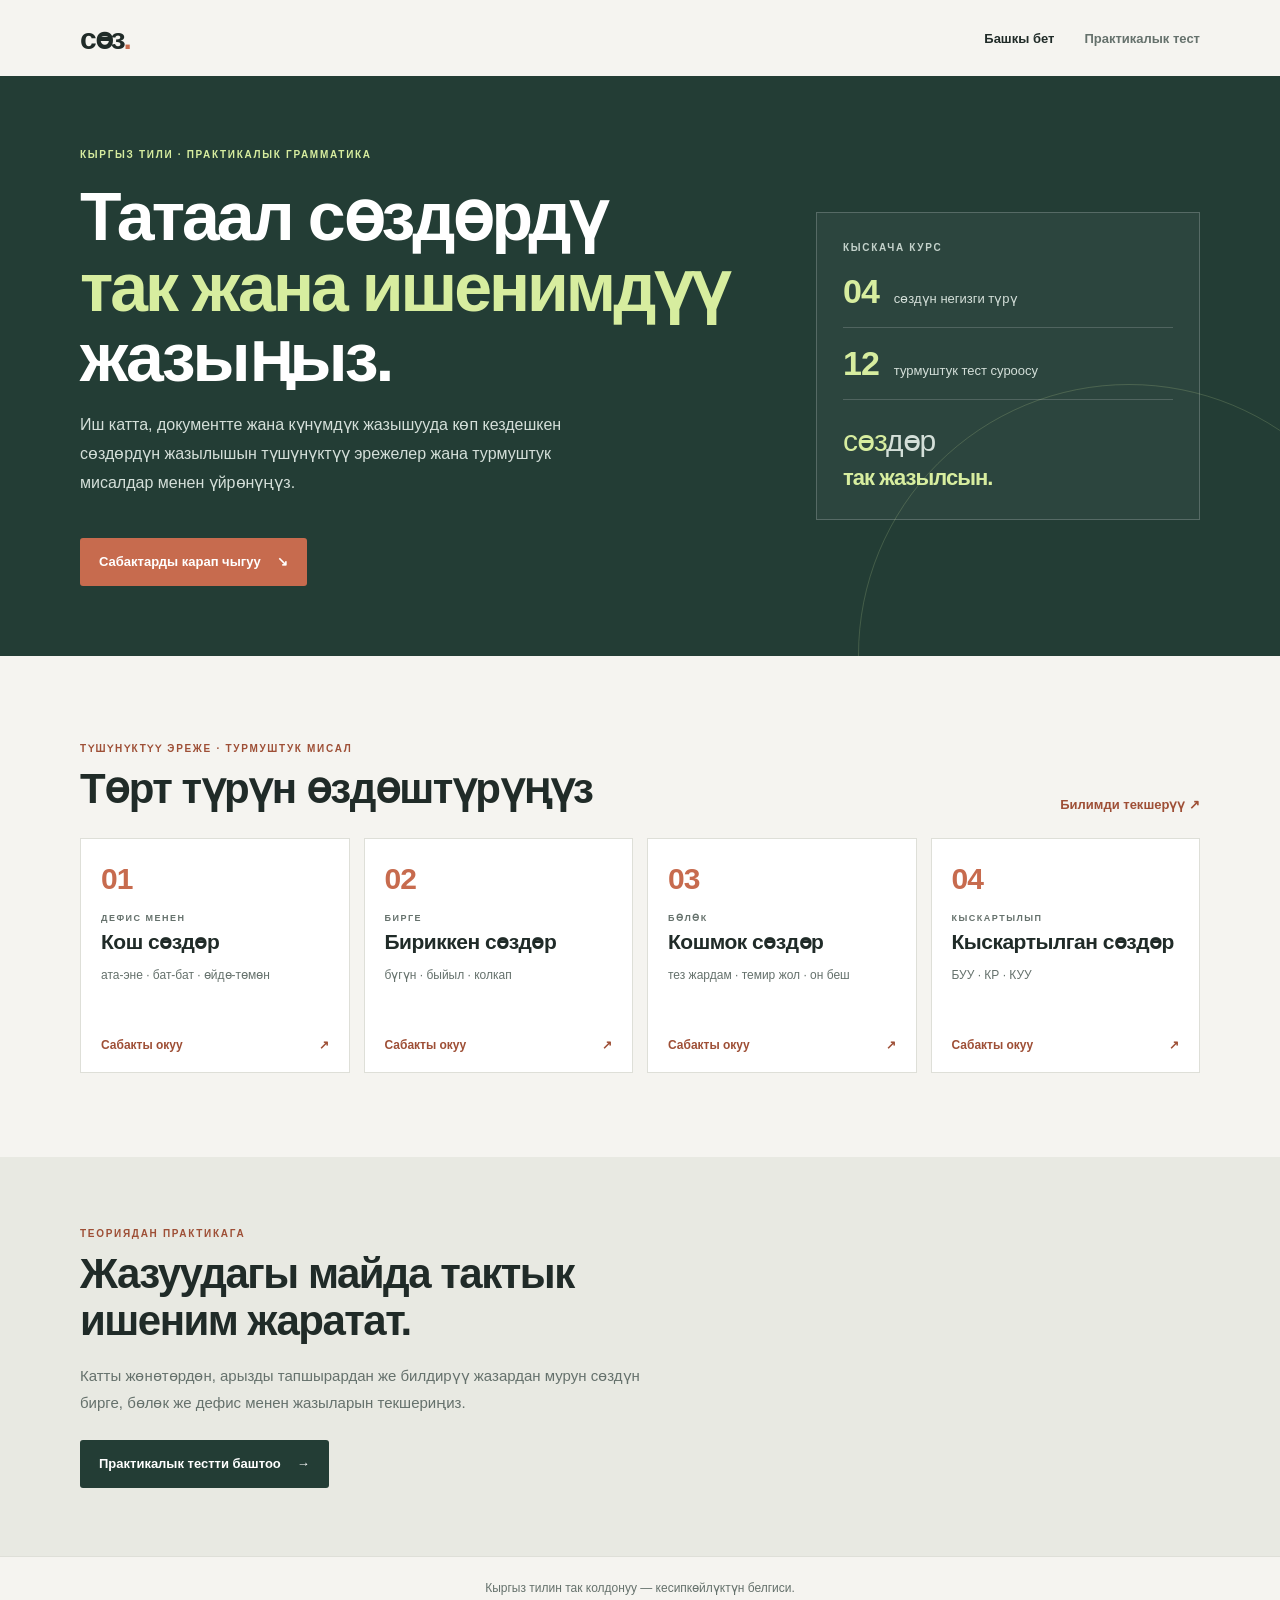
<file: index.html>
<!doctype html>
<html lang="ky">
<head>
  <meta charset="utf-8">
  <meta name="viewport" content="width=device-width, initial-scale=1">
  <meta name="description" content="Кыргыз тилиндеги татаал сөздөр: кош сөз, бириккен сөз, кошмок сөз жана кыскартылган сөз.">
  <title>Сөз — Кыргыз тилин так жазыңыз</title>
  <link rel="stylesheet" href="style.css">
</head>
<body>
  <header class="header">
    <a class="logo" href="index.html">сөз<span>.</span></a>
    <nav aria-label="Негизги меню"><a href="index.html" aria-current="page">Башкы бет</a><a href="test.html">Практикалык тест</a></nav>
  </header>
  <main>
    <section class="hero">
      <div class="hero-copy">
        <p class="eyebrow">КЫРГЫЗ ТИЛИ · ПРАКТИКАЛЫК ГРАММАТИКА</p>
        <h1>Татаал сөздөрдү<br><em>так жана ишенимдүү</em><br>жазыңыз.</h1>
        <p class="intro">Иш катта, документте жана күнүмдүк жазышууда көп кездешкен сөздөрдүн жазылышын түшүнүктүү эрежелер жана турмуштук мисалдар менен үйрөнүңүз.</p>
        <a class="button" href="#lessons">Сабактарды карап чыгуу <span aria-hidden="true">↘</span></a>
      </div>
      <aside class="hero-panel" aria-label="Курстун мазмуну">
        <p class="eyebrow">КЫСКАЧА КУРС</p>
        <div class="hero-stat"><strong>04</strong><span>сөздүн негизги түрү</span></div>
        <div class="hero-stat"><strong>12</strong><span>турмуштук тест суроосу</span></div>
        <div class="hero-word">сөз<span>дөр</span><br><b>так жазылсын.</b></div>
      </aside>
    </section>
    <section class="lessons" id="lessons">
      <div class="section-heading"><div><p class="eyebrow">ТҮШҮНҮКТҮҮ ЭРЕЖЕ · ТУРМУШТУК МИСАЛ</p><h2>Төрт түрүн өздөштүрүңүз</h2></div><a class="text-link" href="test.html">Билимди текшерүү ↗</a></div>
      <div class="cards">
        <a class="card" href="sabak-1.html"><span class="card-number">01</span><p class="card-type">ДЕФИС МЕНЕН</p><h3>Кош сөздөр</h3><p class="card-example">ата-эне · бат-бат · өйдө-төмөн</p><b>Сабакты окуу <span aria-hidden="true">↗</span></b></a>
        <a class="card" href="sabak-2.html"><span class="card-number">02</span><p class="card-type">БИРГЕ</p><h3>Бириккен сөздөр</h3><p class="card-example">бүгүн · быйыл · колкап</p><b>Сабакты окуу <span aria-hidden="true">↗</span></b></a>
        <a class="card" href="sabak-3.html"><span class="card-number">03</span><p class="card-type">БӨЛӨК</p><h3>Кошмок сөздөр</h3><p class="card-example">тез жардам · темир жол · он беш</p><b>Сабакты окуу <span aria-hidden="true">↗</span></b></a>
        <a class="card" href="sabak-4.html"><span class="card-number">04</span><p class="card-type">КЫСКАРТЫЛЫП</p><h3>Кыскартылган сөздөр</h3><p class="card-example">БУУ · КР · КУУ</p><b>Сабакты окуу <span aria-hidden="true">↗</span></b></a>
      </div>
    </section>
    <section class="practice">
      <p class="eyebrow">ТЕОРИЯДАН ПРАКТИКАГА</p>
      <h2>Жазуудагы майда тактык<br>ишеним жаратат.</h2>
      <p>Катты жөнөтөрдөн, арызды тапшырардан же билдирүү жазардан мурун сөздүн бирге, бөлөк же дефис менен жазыларын текшериңиз.</p>
      <a class="button button-light" href="test.html">Практикалык тестти баштоо <span aria-hidden="true">→</span></a>
    </section>
  </main>
  <footer>Кыргыз тилин так колдонуу — кесипкөйлүктүн белгиси.</footer>
</body>
</html>
</file>
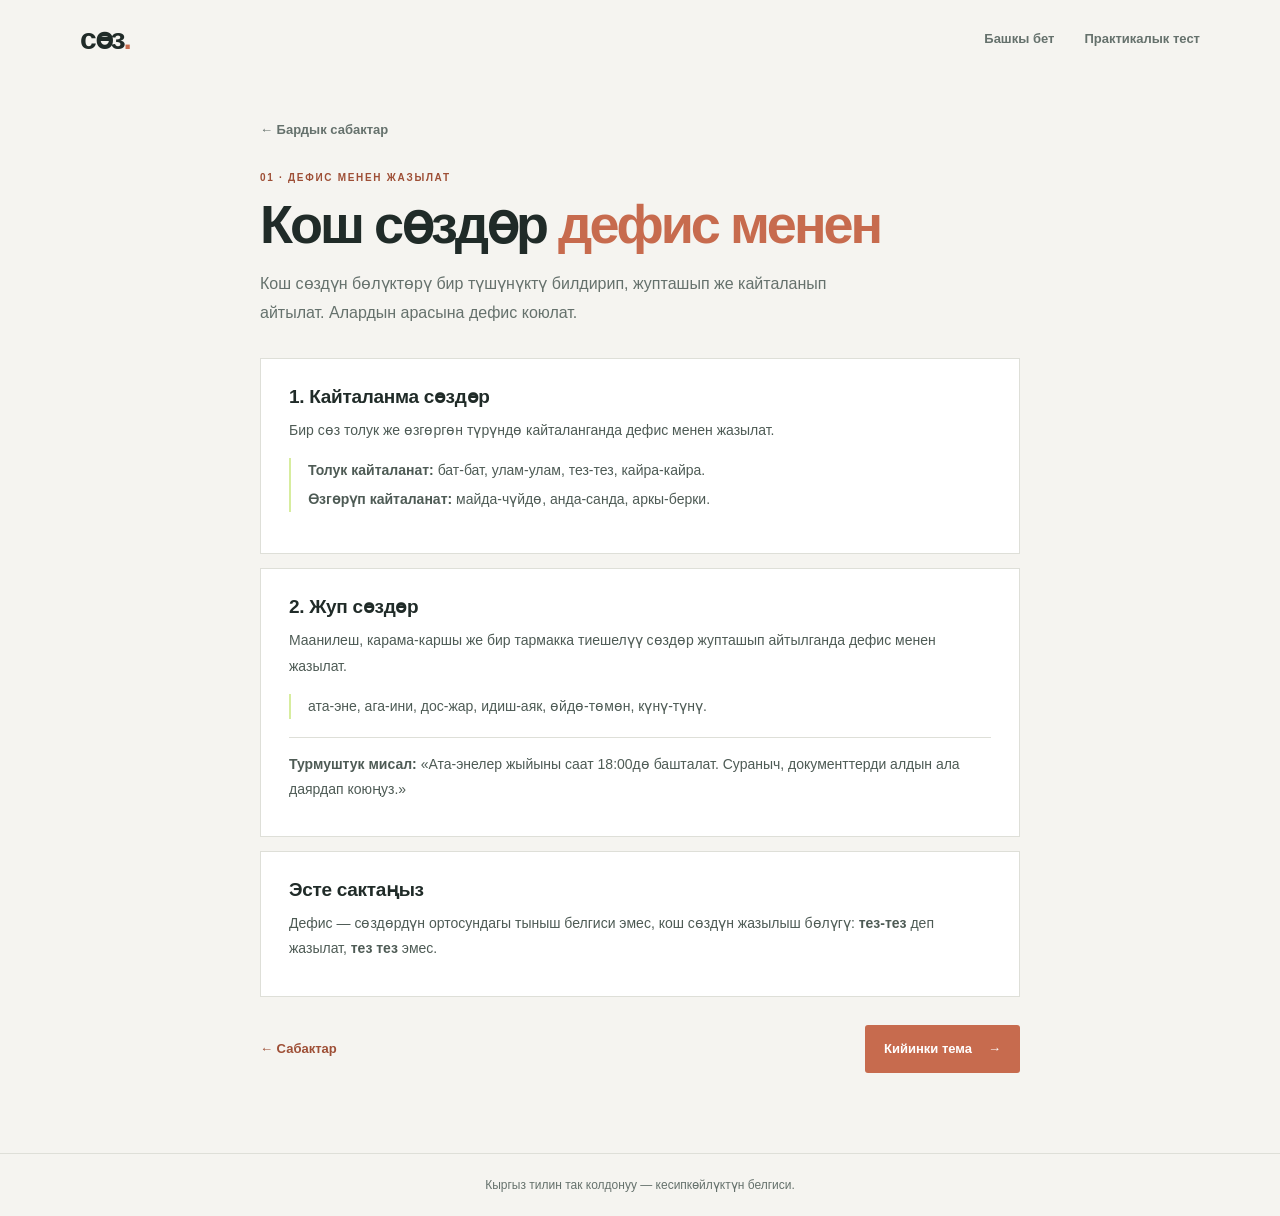
<file: sabak-1.html>
<!doctype html>
<html lang="ky">
<head><meta charset="utf-8"><meta name="viewport" content="width=device-width, initial-scale=1"><title>Кош сөздөр — Сөз</title><link rel="stylesheet" href="style.css"></head>
<body>
  <header class="header"><a class="logo" href="index.html">сөз<span>.</span></a><nav aria-label="Негизги меню"><a href="index.html">Башкы бет</a><a href="test.html">Практикалык тест</a></nav></header>
  <main class="topic">
    <a class="back" href="index.html#lessons">← Бардык сабактар</a>
    <p class="eyebrow">01 · ДЕФИС МЕНЕН ЖАЗЫЛАТ</p>
    <h1>Кош сөздөр <em>дефис менен</em></h1>
    <p class="lead">Кош сөздүн бөлүктөрү бир түшүнүктү билдирип, жупташып же кайталанып айтылат. Алардын арасына дефис коюлат.</p>
    <section class="rule"><h2>1. Кайталанма сөздөр</h2><p>Бир сөз толук же өзгөргөн түрүндө кайталанганда дефис менен жазылат.</p><div class="example-list"><p><b>Толук кайталанат:</b> бат-бат, улам-улам, тез-тез, кайра-кайра.</p><p><b>Өзгөрүп кайталанат:</b> майда-чүйдө, анда-санда, аркы-берки.</p></div></section>
    <section class="rule"><h2>2. Жуп сөздөр</h2><p>Маанилеш, карама-каршы же бир тармакка тиешелүү сөздөр жупташып айтылганда дефис менен жазылат.</p><div class="example-list"><p>ата-эне, ага-ини, дос-жар, идиш-аяк, өйдө-төмөн, күнү-түнү.</p></div><p class="real-life"><b>Турмуштук мисал:</b> «Ата-энелер жыйыны саат 18:00дө башталат. Сураныч, документтерди алдын ала даярдап коюңуз.»</p></section>
    <section class="rule"><h2>Эсте сактаңыз</h2><p>Дефис — сөздөрдүн ортосундагы тыныш белгиси эмес, кош сөздүн жазылыш бөлүгү: <b>тез-тез</b> деп жазылат, <b>тез тез</b> эмес.</p></section>
    <nav class="page-nav"><a class="text-link" href="index.html#lessons">← Сабактар</a><a class="button" href="sabak-2.html">Кийинки тема <span aria-hidden="true">→</span></a></nav>
  </main>
  <footer>Кыргыз тилин так колдонуу — кесипкөйлүктүн белгиси.</footer>
</body>
</html>
</file>
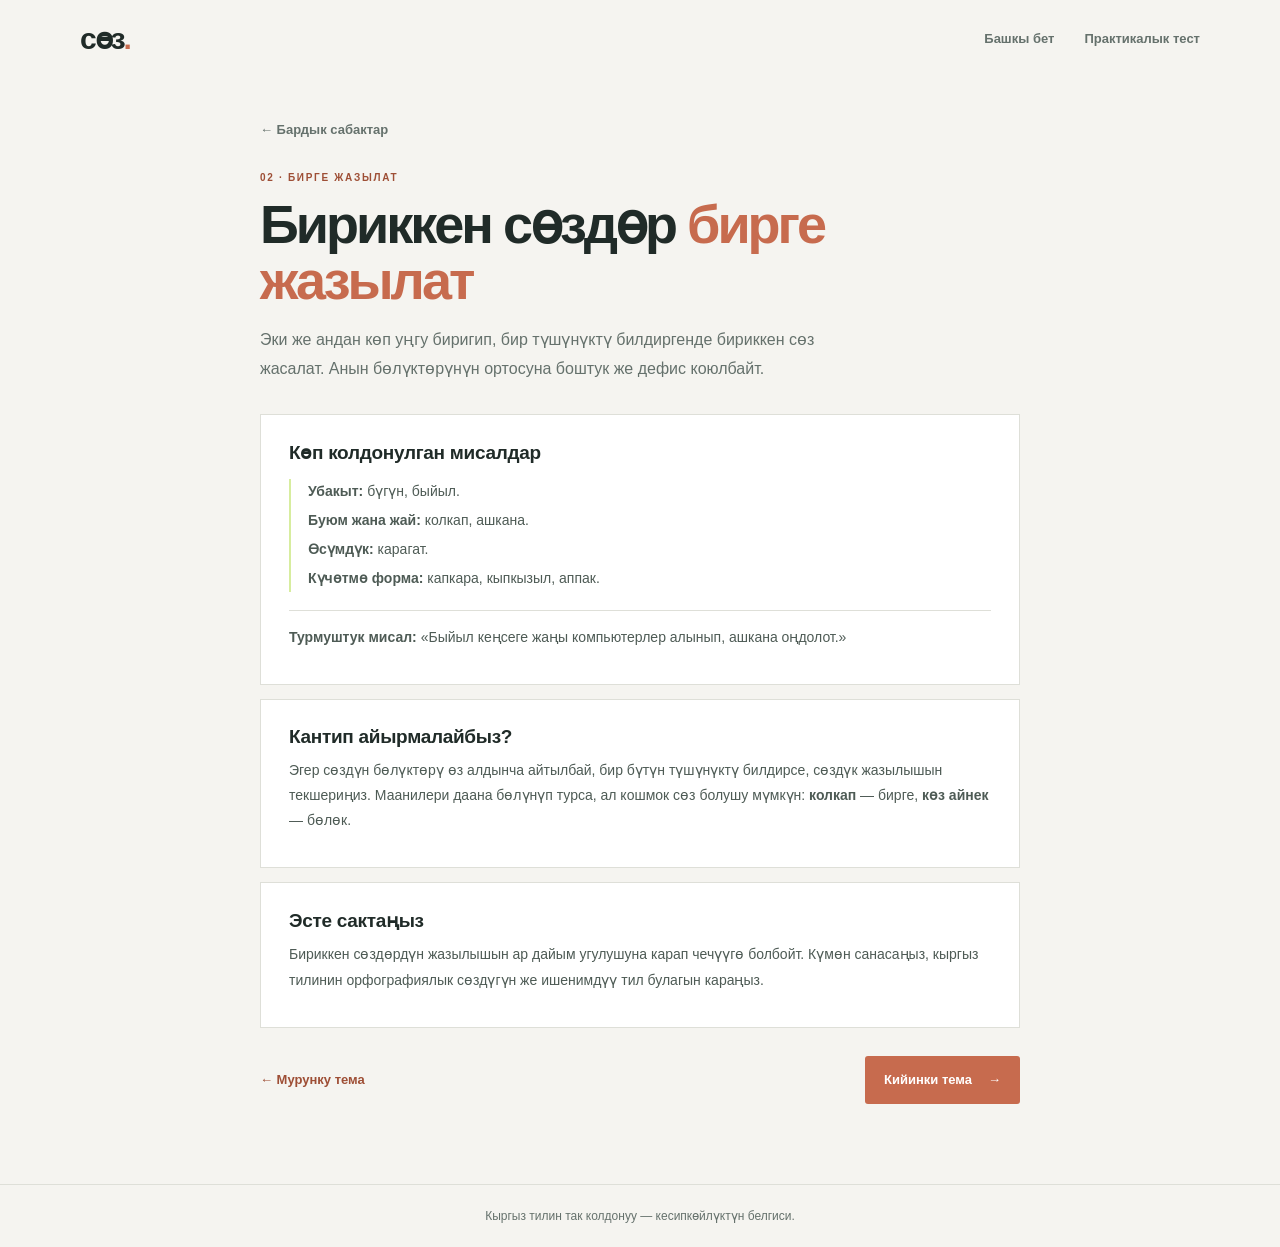
<file: sabak-2.html>
<!doctype html>
<html lang="ky">
<head><meta charset="utf-8"><meta name="viewport" content="width=device-width, initial-scale=1"><title>Бириккен сөздөр — Сөз</title><link rel="stylesheet" href="style.css"></head>
<body>
  <header class="header"><a class="logo" href="index.html">сөз<span>.</span></a><nav aria-label="Негизги меню"><a href="index.html">Башкы бет</a><a href="test.html">Практикалык тест</a></nav></header>
  <main class="topic">
    <a class="back" href="index.html#lessons">← Бардык сабактар</a>
    <p class="eyebrow">02 · БИРГЕ ЖАЗЫЛАТ</p>
    <h1>Бириккен сөздөр <em>бирге жазылат</em></h1>
    <p class="lead">Эки же андан көп уңгу биригип, бир түшүнүктү билдиргенде бириккен сөз жасалат. Анын бөлүктөрүнүн ортосуна боштук же дефис коюлбайт.</p>
    <section class="rule"><h2>Көп колдонулган мисалдар</h2><div class="example-list"><p><b>Убакыт:</b> бүгүн, быйыл.</p><p><b>Буюм жана жай:</b> колкап, ашкана.</p><p><b>Өсүмдүк:</b> карагат.</p><p><b>Күчөтмө форма:</b> капкара, кыпкызыл, аппак.</p></div><p class="real-life"><b>Турмуштук мисал:</b> «Быйыл кеңсеге жаңы компьютерлер алынып, ашкана оңдолот.»</p></section>
    <section class="rule"><h2>Кантип айырмалайбыз?</h2><p>Эгер сөздүн бөлүктөрү өз алдынча айтылбай, бир бүтүн түшүнүктү билдирсе, сөздүк жазылышын текшериңиз. Маанилери даана бөлүнүп турса, ал кошмок сөз болушу мүмкүн: <b>колкап</b> — бирге, <b>көз айнек</b> — бөлөк.</p></section>
    <section class="rule"><h2>Эсте сактаңыз</h2><p>Бириккен сөздөрдүн жазылышын ар дайым угулушуна карап чечүүгө болбойт. Күмөн санасаңыз, кыргыз тилинин орфографиялык сөздүгүн же ишенимдүү тил булагын караңыз.</p></section>
    <nav class="page-nav"><a class="text-link" href="sabak-1.html">← Мурунку тема</a><a class="button" href="sabak-3.html">Кийинки тема <span aria-hidden="true">→</span></a></nav>
  </main>
  <footer>Кыргыз тилин так колдонуу — кесипкөйлүктүн белгиси.</footer>
</body>
</html>
</file>
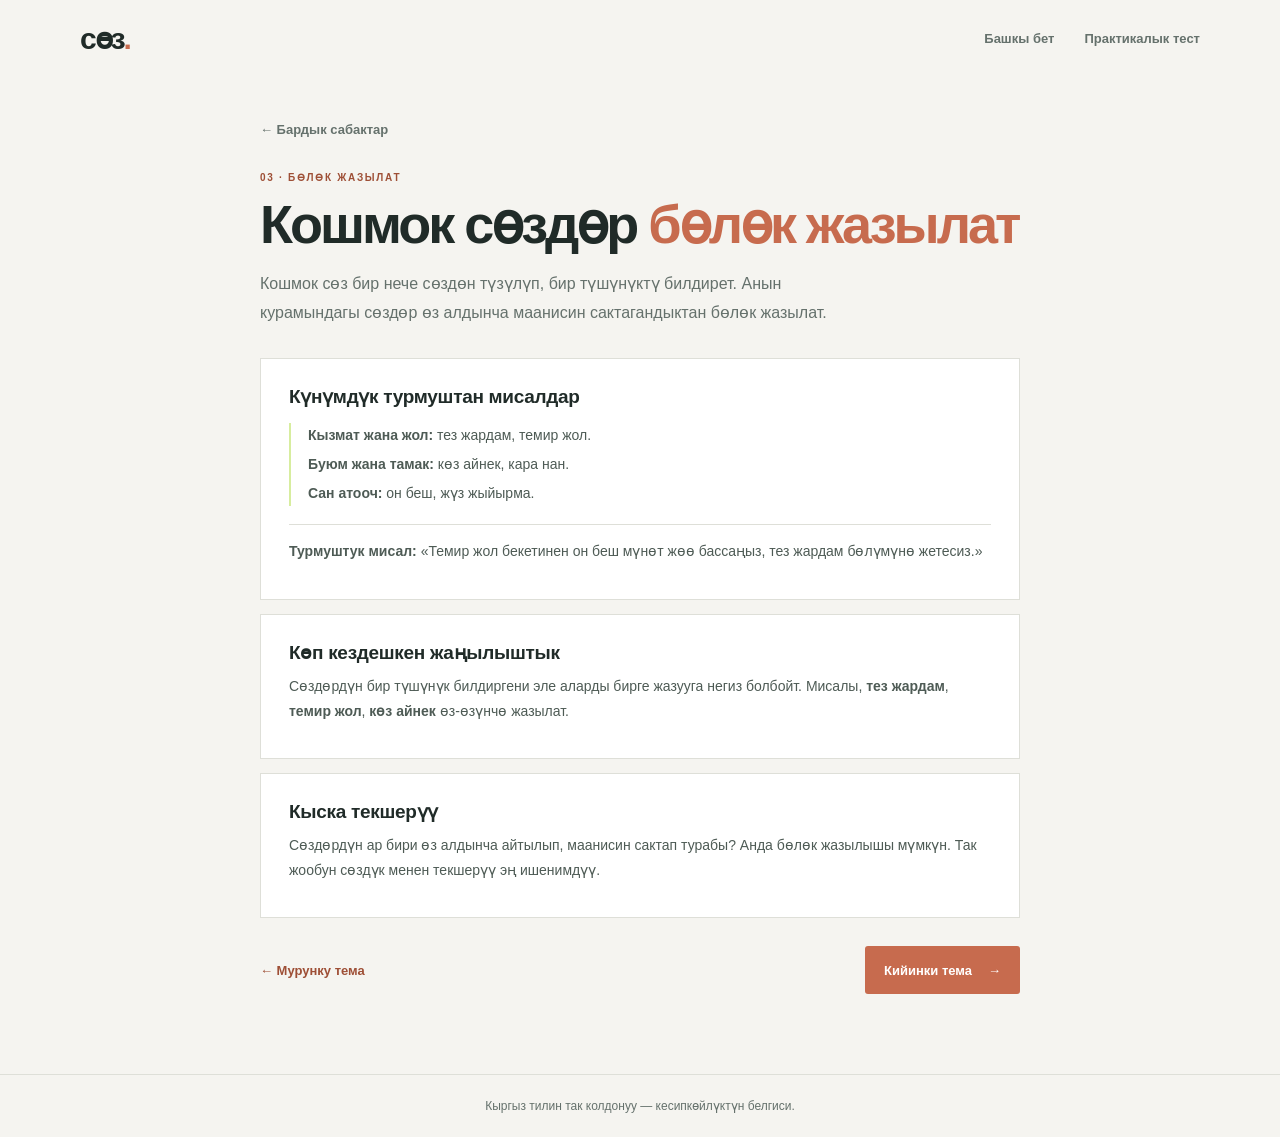
<file: sabak-3.html>
<!doctype html>
<html lang="ky">
<head><meta charset="utf-8"><meta name="viewport" content="width=device-width, initial-scale=1"><title>Кошмок сөздөр — Сөз</title><link rel="stylesheet" href="style.css"></head>
<body>
  <header class="header"><a class="logo" href="index.html">сөз<span>.</span></a><nav aria-label="Негизги меню"><a href="index.html">Башкы бет</a><a href="test.html">Практикалык тест</a></nav></header>
  <main class="topic">
    <a class="back" href="index.html#lessons">← Бардык сабактар</a>
    <p class="eyebrow">03 · БӨЛӨК ЖАЗЫЛАТ</p>
    <h1>Кошмок сөздөр <em>бөлөк жазылат</em></h1>
    <p class="lead">Кошмок сөз бир нече сөздөн түзүлүп, бир түшүнүктү билдирет. Анын курамындагы сөздөр өз алдынча маанисин сактагандыктан бөлөк жазылат.</p>
    <section class="rule"><h2>Күнүмдүк турмуштан мисалдар</h2><div class="example-list"><p><b>Кызмат жана жол:</b> тез жардам, темир жол.</p><p><b>Буюм жана тамак:</b> көз айнек, кара нан.</p><p><b>Сан атооч:</b> он беш, жүз жыйырма.</p></div><p class="real-life"><b>Турмуштук мисал:</b> «Темир жол бекетинен он беш мүнөт жөө бассаңыз, тез жардам бөлүмүнө жетесиз.»</p></section>
    <section class="rule"><h2>Көп кездешкен жаңылыштык</h2><p>Сөздөрдүн бир түшүнүк билдиргени эле аларды бирге жазууга негиз болбойт. Мисалы, <b>тез жардам</b>, <b>темир жол</b>, <b>көз айнек</b> өз-өзүнчө жазылат.</p></section>
    <section class="rule"><h2>Кыска текшерүү</h2><p>Сөздөрдүн ар бири өз алдынча айтылып, маанисин сактап турабы? Анда бөлөк жазылышы мүмкүн. Так жообун сөздүк менен текшерүү эң ишенимдүү.</p></section>
    <nav class="page-nav"><a class="text-link" href="sabak-2.html">← Мурунку тема</a><a class="button" href="sabak-4.html">Кийинки тема <span aria-hidden="true">→</span></a></nav>
  </main>
  <footer>Кыргыз тилин так колдонуу — кесипкөйлүктүн белгиси.</footer>
</body>
</html>
</file>
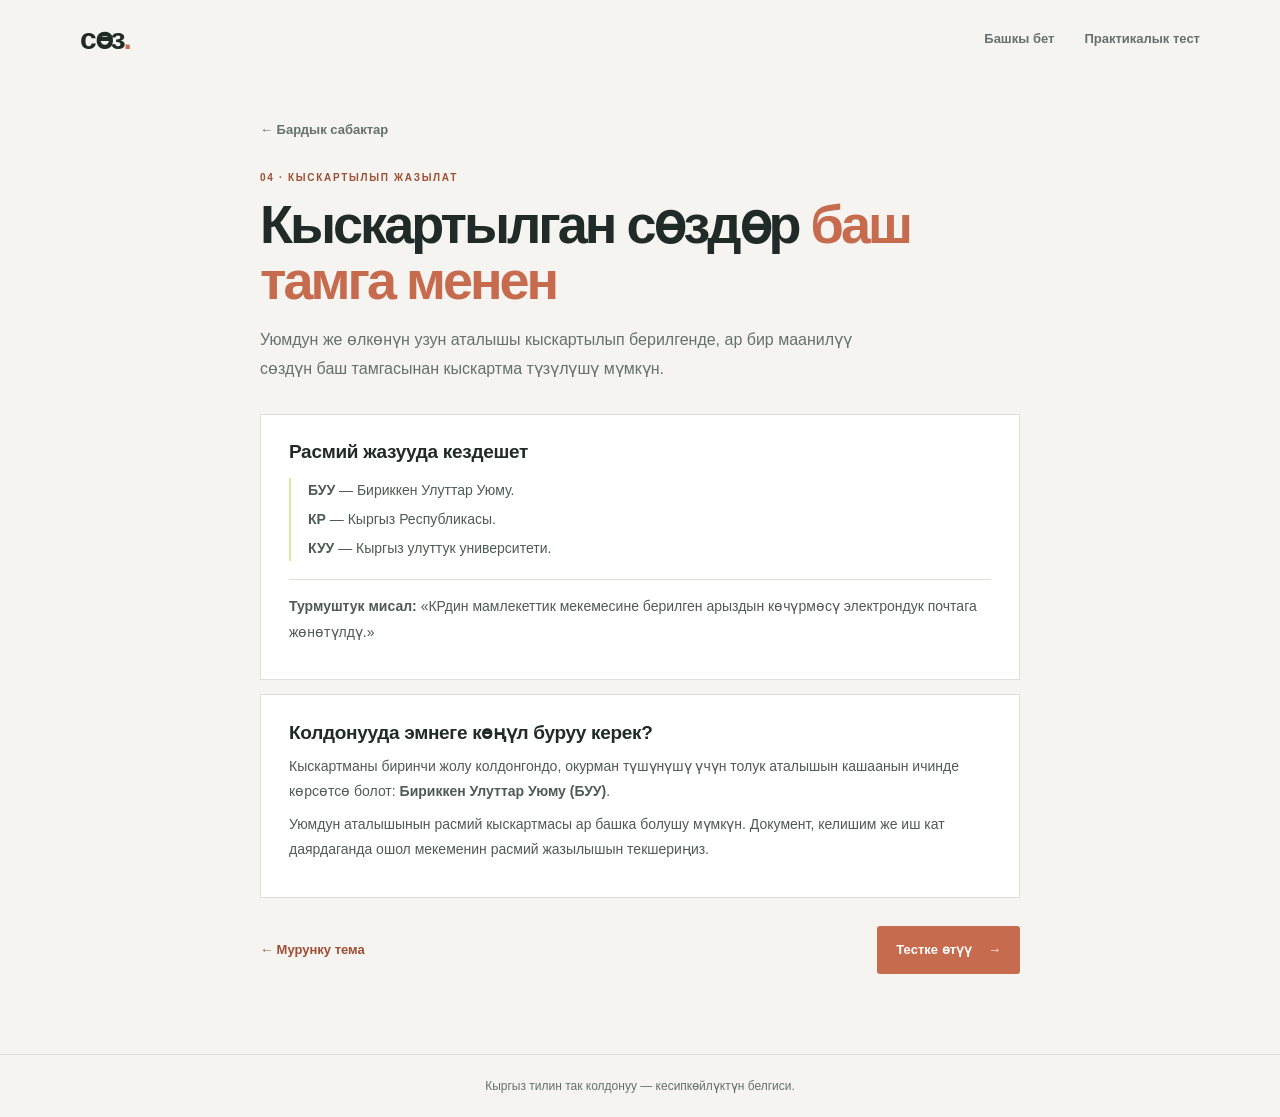
<file: sabak-4.html>
<!doctype html>
<html lang="ky">
<head><meta charset="utf-8"><meta name="viewport" content="width=device-width, initial-scale=1"><title>Кыскартылган сөздөр — Сөз</title><link rel="stylesheet" href="style.css"></head>
<body>
  <header class="header"><a class="logo" href="index.html">сөз<span>.</span></a><nav aria-label="Негизги меню"><a href="index.html">Башкы бет</a><a href="test.html">Практикалык тест</a></nav></header>
  <main class="topic">
    <a class="back" href="index.html#lessons">← Бардык сабактар</a>
    <p class="eyebrow">04 · КЫСКАРТЫЛЫП ЖАЗЫЛАТ</p>
    <h1>Кыскартылган сөздөр <em>баш тамга менен</em></h1>
    <p class="lead">Уюмдун же өлкөнүн узун аталышы кыскартылып берилгенде, ар бир маанилүү сөздүн баш тамгасынан кыскартма түзүлүшү мүмкүн.</p>
    <section class="rule"><h2>Расмий жазууда кездешет</h2><div class="example-list"><p><b>БУУ</b> — Бириккен Улуттар Уюму.</p><p><b>КР</b> — Кыргыз Республикасы.</p><p><b>КУУ</b> — Кыргыз улуттук университети.</p></div><p class="real-life"><b>Турмуштук мисал:</b> «КРдин мамлекеттик мекемесине берилген арыздын көчүрмөсү электрондук почтага жөнөтүлдү.»</p></section>
    <section class="rule"><h2>Колдонууда эмнеге көңүл буруу керек?</h2><p>Кыскартманы биринчи жолу колдонгондо, окурман түшүнүшү үчүн толук аталышын кашаанын ичинде көрсөтсө болот: <b>Бириккен Улуттар Уюму (БУУ)</b>.</p><p>Уюмдун аталышынын расмий кыскартмасы ар башка болушу мүмкүн. Документ, келишим же иш кат даярдаганда ошол мекеменин расмий жазылышын текшериңиз.</p></section>
    <nav class="page-nav"><a class="text-link" href="sabak-3.html">← Мурунку тема</a><a class="button" href="test.html">Тестке өтүү <span aria-hidden="true">→</span></a></nav>
  </main>
  <footer>Кыргыз тилин так колдонуу — кесипкөйлүктүн белгиси.</footer>
</body>
</html>
</file>
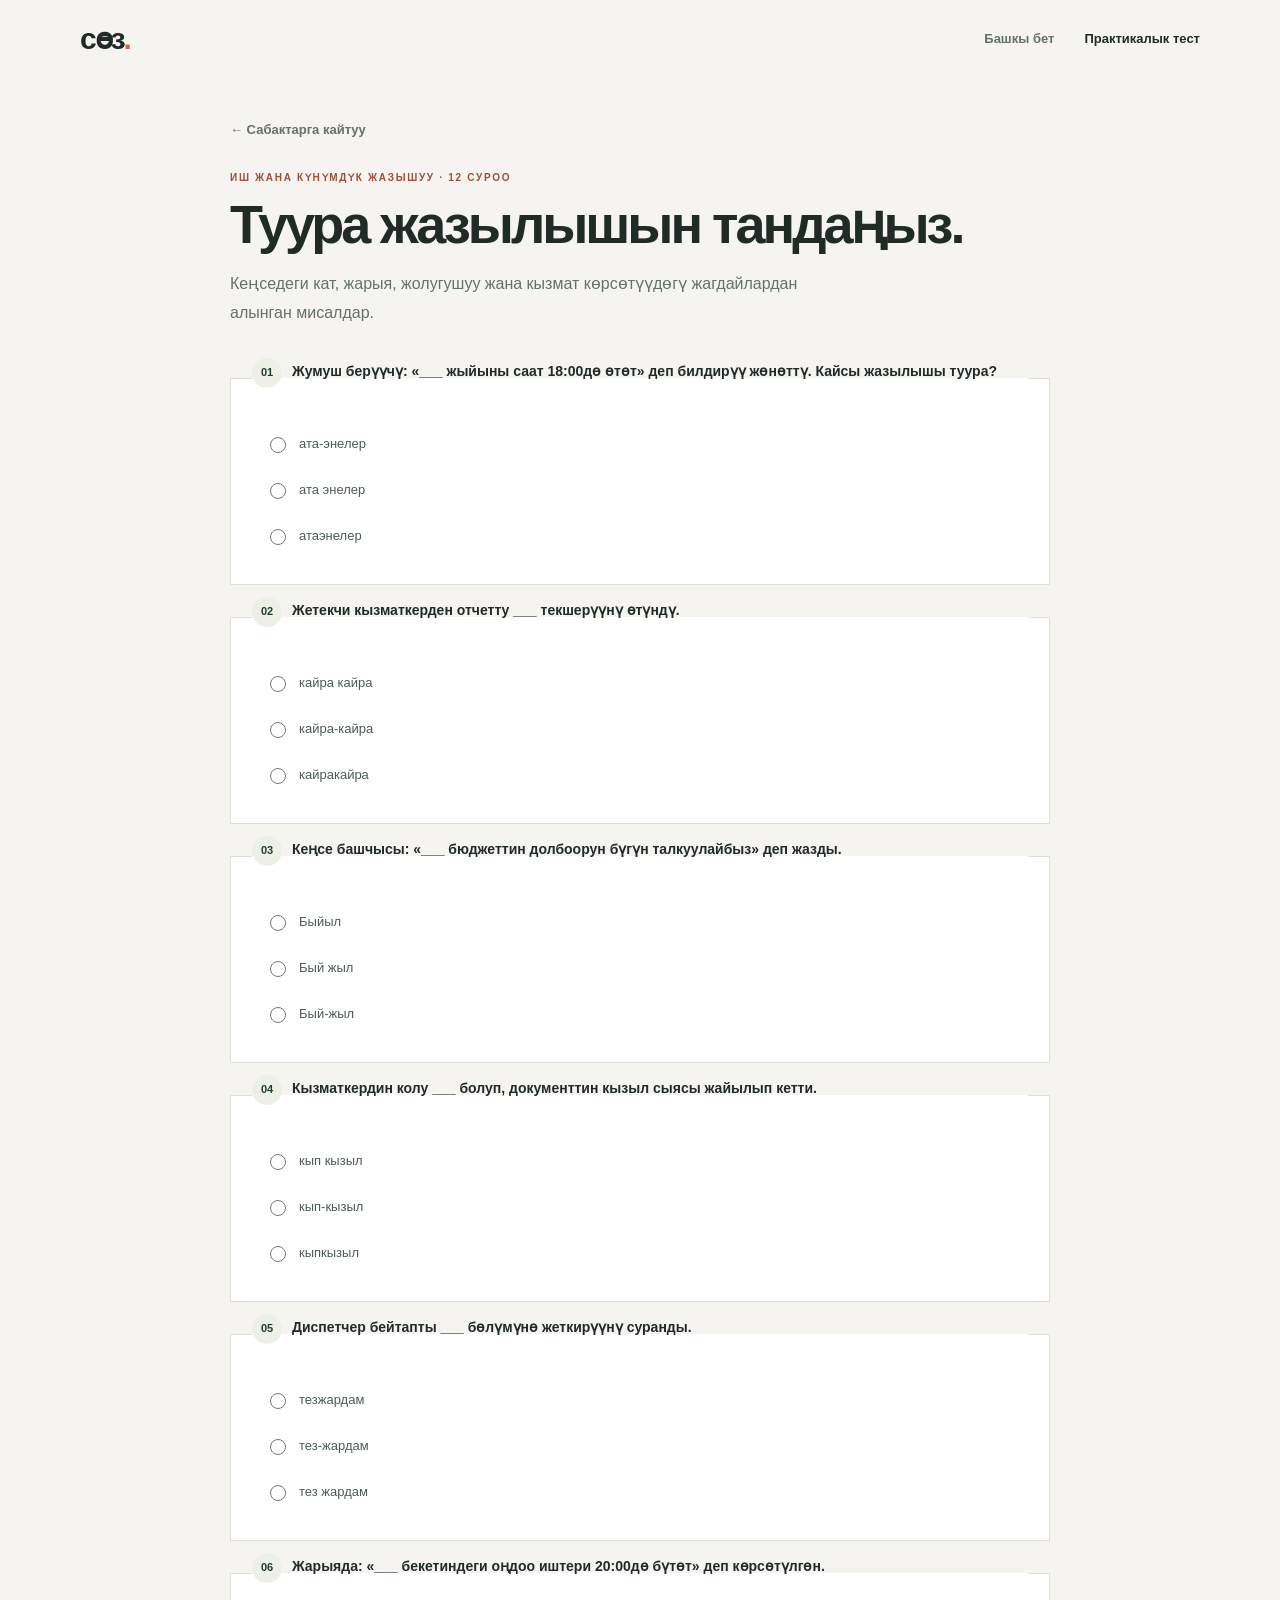
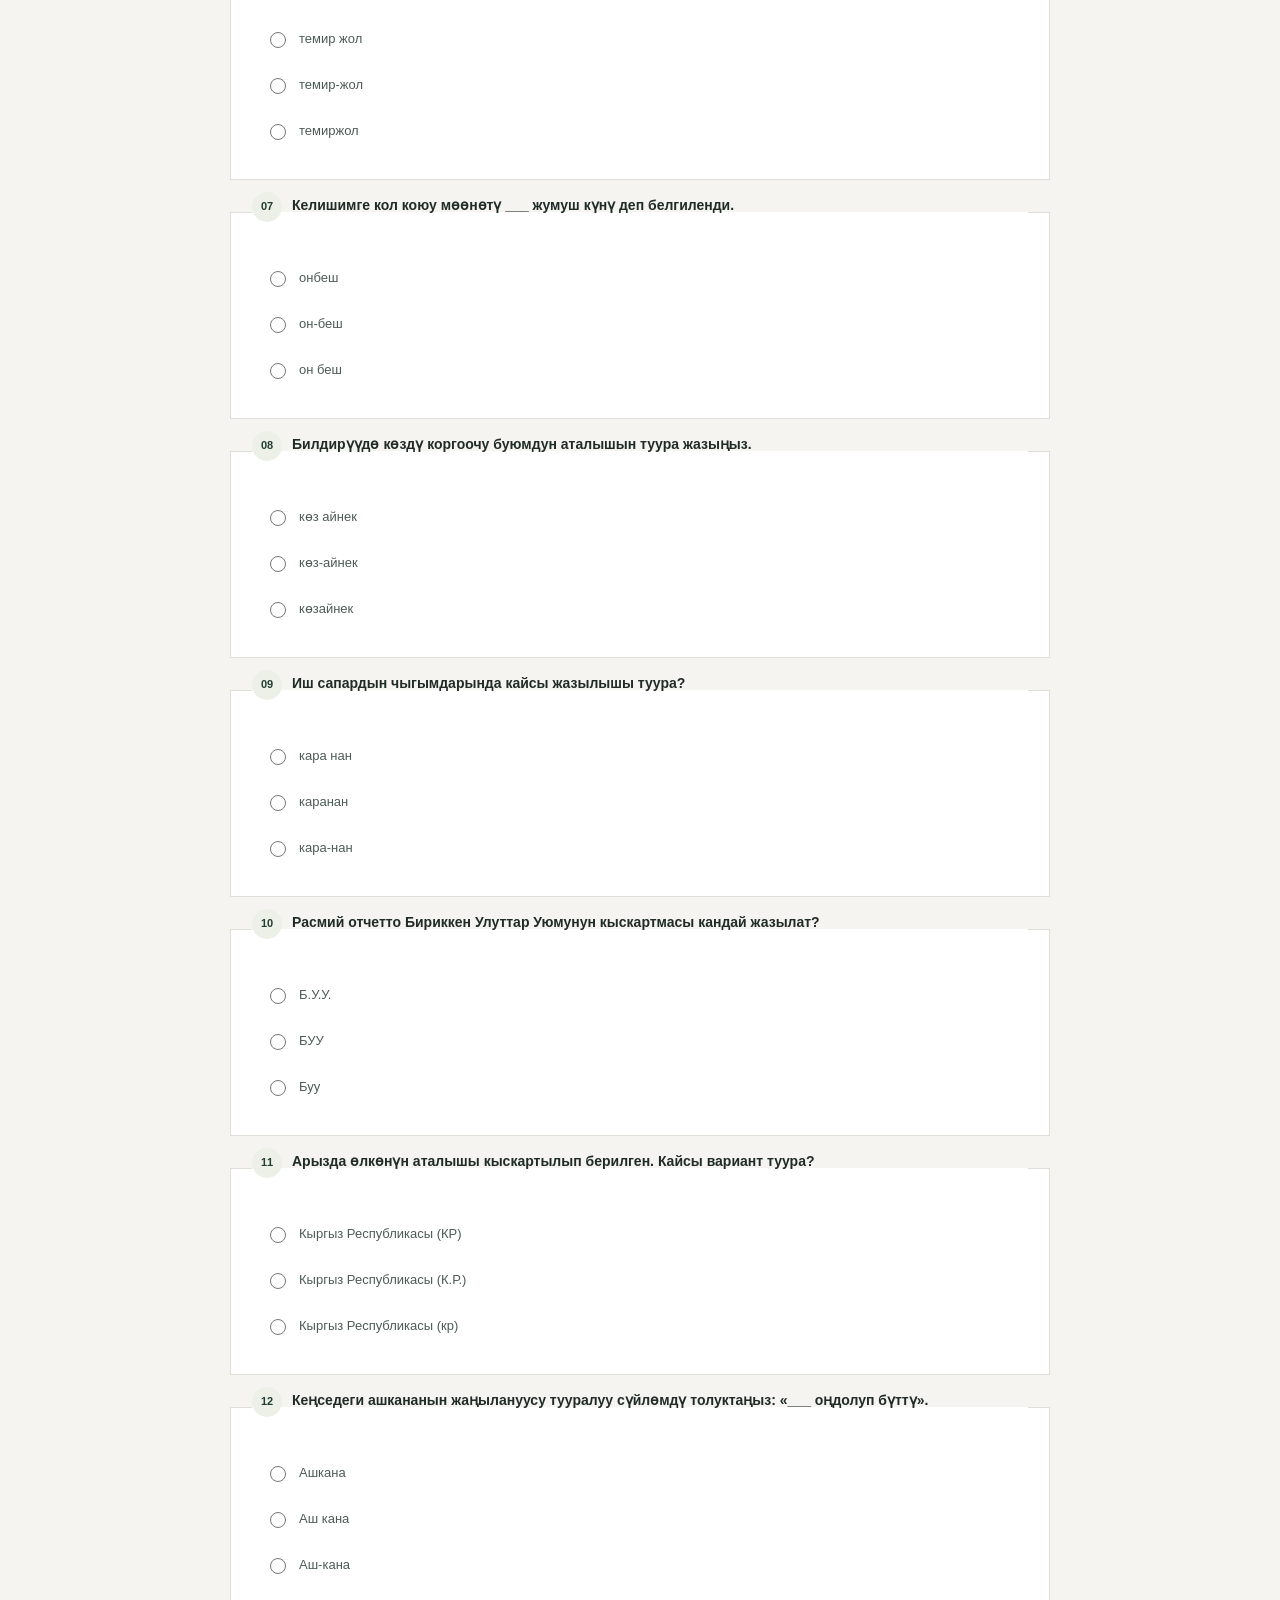
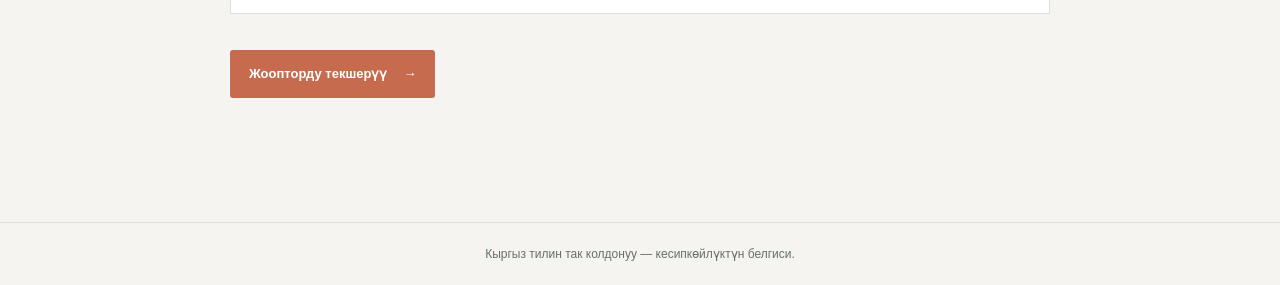
<file: test.html>
<!doctype html>
<html lang="ky">
<head><meta charset="utf-8"><meta name="viewport" content="width=device-width, initial-scale=1"><meta name="description" content="Иш жана күнүмдүк турмуштагы мисалдар менен татаал сөздөр боюнча практикалык тест."><title>Практикалык тест — Сөз</title><link rel="stylesheet" href="style.css"><script src="app.js" defer></script></head>
<body>
  <header class="header"><a class="logo" href="index.html">сөз<span>.</span></a><nav aria-label="Негизги меню"><a href="index.html">Башкы бет</a><a href="test.html" aria-current="page">Практикалык тест</a></nav></header>
  <main class="quiz">
    <a class="back" href="index.html#lessons">← Сабактарга кайтуу</a>
    <p class="eyebrow">ИШ ЖАНА КҮНҮМДҮК ЖАЗЫШУУ · 12 СУРОО</p>
    <h1>Туура жазылышын тандаңыз.</h1>
    <p class="lead">Кеңседеги кат, жарыя, жолугушуу жана кызмат көрсөтүүдөгү жагдайлардан алынган мисалдар.</p>
    <form id="quiz-form"></form>
    <p id="quiz-result" aria-live="polite"></p>
  </main>
  <footer>Кыргыз тилин так колдонуу — кесипкөйлүктүн белгиси.</footer>
</body>
</html>
</file>
<file: style.css>
:root {
  color-scheme: light;
  --ink: #202b28;
  --muted: #65716c;
  --accent: #c76b4e;
  --accent-dark: #9e4f36;
  --paper: #f5f4f0;
  --white: #fff;
  --line: #dedfd8;
  --green: #233d35;
  --lime: #d7ed9f;
  font-family: "Segoe UI", Arial, sans-serif;
}

* { box-sizing: border-box; }
html { scroll-behavior: smooth; }
body { margin: 0; background: var(--paper); color: var(--ink); }
a { color: inherit; text-decoration: none; }
.header { width: min(1120px, calc(100% - 64px)); min-height: 76px; margin: auto; display: flex; align-items: center; justify-content: space-between; }
.logo { font-size: 30px; font-weight: 800; letter-spacing: -2px; }
.logo span { color: var(--accent); }
.header nav { display: flex; gap: 30px; color: var(--muted); font-size: 13px; font-weight: 600; }
.header nav a:hover, .header nav a[aria-current="page"] { color: var(--ink); }
.hero { position: relative; overflow: hidden; min-height: 480px; padding: 70px max(32px, calc((100% - 1120px) / 2)); display: grid; grid-template-columns: 1.4fr .8fr; align-items: center; gap: 64px; background: var(--green); color: var(--white); }
.hero::after { position: absolute; right: -120px; bottom: -270px; width: 540px; height: 540px; border: 1px solid rgba(215, 237, 159, .18); border-radius: 50%; content: ""; }
.hero-copy, .hero-panel { position: relative; z-index: 1; }
.eyebrow { margin: 0; color: var(--accent-dark); font-size: 10px; font-weight: 800; letter-spacing: 1.7px; line-height: 1.7; }
.hero .eyebrow, .practice .eyebrow { color: var(--lime); }
h1 { margin: 18px 0; font-size: clamp(42px, 6vw, 68px); line-height: 1.04; letter-spacing: -3px; }
h1 em { color: var(--lime); font-style: normal; }
.intro, .lead { max-width: 610px; color: var(--muted); font-size: 16px; line-height: 1.8; }
.hero .intro { max-width: 540px; color: #d4dfd9; }
.button { display: inline-flex; min-height: 48px; align-items: center; justify-content: center; gap: 16px; margin-top: 24px; padding: 0 19px; border: 0; border-radius: 3px; background: var(--accent); color: var(--white); font: inherit; font-size: 13px; font-weight: 700; cursor: pointer; transition: background .2s, transform .2s; }
.button:hover { background: var(--accent-dark); transform: translateY(-2px); }
.hero-panel { padding: 26px; border: 1px solid rgba(255,255,255,.2); background: rgba(255,255,255,.045); }
.hero-panel .eyebrow { color: #c4d2cb; }
.hero-stat { display: flex; align-items: baseline; gap: 15px; padding: 16px 0; border-bottom: 1px solid rgba(255,255,255,.17); color: #d4dfd9; font-size: 13px; }
.hero-stat strong { color: var(--lime); font-size: 34px; letter-spacing: -1px; }
.hero-word { padding-top: 24px; color: var(--lime); font-size: 30px; font-weight: 300; line-height: 1.15; letter-spacing: -1px; }
.hero-word span { color: #d4dfd9; }
.hero-word b { font-size: 22px; font-weight: 600; }
.lessons { width: min(1120px, calc(100% - 64px)); margin: 84px auto; }
.section-heading { display: flex; align-items: end; justify-content: space-between; gap: 24px; margin-bottom: 26px; }
.section-heading h2, .practice h2 { margin: 8px 0 0; font-size: clamp(28px, 4vw, 42px); line-height: 1.12; letter-spacing: -1.5px; }
.text-link { color: var(--accent-dark); font-size: 13px; font-weight: 700; }
.cards { display: grid; grid-template-columns: repeat(4, 1fr); gap: 14px; }
.card { position: relative; min-height: 235px; padding: 23px 20px; border: 1px solid var(--line); background: var(--white); transition: transform .2s, border-color .2s, box-shadow .2s; }
.card:hover { transform: translateY(-4px); border-color: #b6b8ae; box-shadow: 0 14px 30px rgba(32,43,40,.08); }
.card-number { color: var(--accent); font-size: 30px; font-weight: 700; letter-spacing: -1px; }
.card-type { margin: 17px 0 7px; color: var(--muted); font-size: 9px; font-weight: 800; letter-spacing: 1.5px; }
.card h3 { margin: 0; font-size: 21px; letter-spacing: -.5px; }
.card-example { min-height: 38px; color: var(--muted); font-size: 12px; line-height: 1.6; }
.card b { position: absolute; bottom: 20px; left: 20px; display: flex; width: calc(100% - 40px); justify-content: space-between; color: var(--accent-dark); font-size: 12px; }
.practice { padding: 68px max(32px, calc((100% - 1120px) / 2)); background: #e8e9e2; }
.practice .eyebrow { color: var(--accent-dark); }
.practice h2 { max-width: 680px; }
.practice>p:not(.eyebrow) { max-width: 560px; margin: 18px 0 0; color: var(--muted); font-size: 15px; line-height: 1.8; }
.button-light { background: var(--green); }
.button-light:hover { background: #152b24; }
.topic, .quiz { width: min(760px, calc(100% - 48px)); margin: 44px auto 80px; }
.back { display: inline-block; margin-bottom: 32px; color: var(--muted); font-size: 13px; font-weight: 600; }
.back:hover { color: var(--accent-dark); }
.topic h1, .quiz h1 { max-width: 760px; margin: 10px 0; font-size: clamp(38px, 5vw, 54px); }
.topic h1 em { color: var(--accent); }
.topic .lead, .quiz .lead { margin: 18px 0 30px; }
.rule { margin: 14px 0; padding: 26px 28px; border: 1px solid var(--line); background: var(--white); }
.rule h2 { margin: 0 0 10px; font-size: 19px; letter-spacing: -.3px; }
.rule p { margin: 8px 0; color: #4e5b55; font-size: 14px; line-height: 1.8; }
.rule .example-list { margin: 15px 0; padding-left: 17px; border-left: 2px solid var(--lime); }
.rule .example-list p { margin: 4px 0; }
.rule .real-life { margin-top: 18px; padding-top: 14px; border-top: 1px solid var(--line); }
.page-nav { display: flex; align-items: center; justify-content: space-between; flex-wrap: wrap; gap: 14px; margin-top: 28px; }
.page-nav .button { margin-top: 0; }
.quiz { width: min(820px, calc(100% - 48px)); }
#quiz-form { margin-top: 30px; }
.question { min-width: 0; margin: 12px 0; padding: 18px 21px; border: 1px solid var(--line); background: var(--white); }
.question legend { width: 100%; padding: 0 0 12px; font-size: 14px; font-weight: 700; line-height: 1.6; }
.question-number { display: inline-grid; width: 30px; height: 30px; margin-right: 10px; place-items: center; border-radius: 50%; background: #edf0e7; color: var(--green); font-size: 11px; }
.question label { display: flex; align-items: center; gap: 10px; margin: 5px 0; padding: 10px 12px; border: 1px solid transparent; color: #4e5b55; font-size: 13px; cursor: pointer; }
.question label:hover { border-color: var(--line); background: #fafaf7; }
.question input { width: 16px; height: 16px; flex: 0 0 16px; accent-color: var(--green); }
.question small { display: block; margin: 10px 4px 0; color: var(--accent-dark); font-size: 12px; line-height: 1.6; }
.question.correct { border-color: #81a98f; }
.question.wrong { border-color: var(--accent); }
#quiz-result { min-height: 24px; margin: 20px 0; color: var(--green); font-size: 16px; font-weight: 700; }
footer { padding: 24px; border-top: 1px solid var(--line); color: var(--muted); text-align: center; font-size: 12px; }

@media (max-width: 800px) {
  .hero { grid-template-columns: 1fr .8fr; gap: 28px; }
  .cards { grid-template-columns: repeat(2, 1fr); }
}
@media (max-width: 620px) {
  .header { width: calc(100% - 36px); min-height: 68px; }
  .header nav { gap: 16px; font-size: 12px; }
  .hero { min-height: auto; grid-template-columns: 1fr; gap: 32px; padding: 48px 24px; }
  .hero-panel { max-width: 480px; }
  .lessons { width: calc(100% - 36px); margin: 58px auto; }
  .section-heading { align-items: start; flex-direction: column; }
  .practice { padding: 48px 24px; }
  .topic, .quiz { width: calc(100% - 32px); margin-top: 28px; }
  .rule { padding: 21px 19px; }
}
@media (max-width: 400px) {
  .header { align-items: flex-start; flex-direction: column; gap: 6px; padding: 12px 0; }
  .header nav { width: 100%; justify-content: space-between; }
  .hero { padding: 38px 18px; }
  .hero h1 { font-size: 39px; }
  .cards { grid-template-columns: 1fr; }
  .card { min-height: 210px; }
  .question { padding: 15px 13px; }
}
</file>
